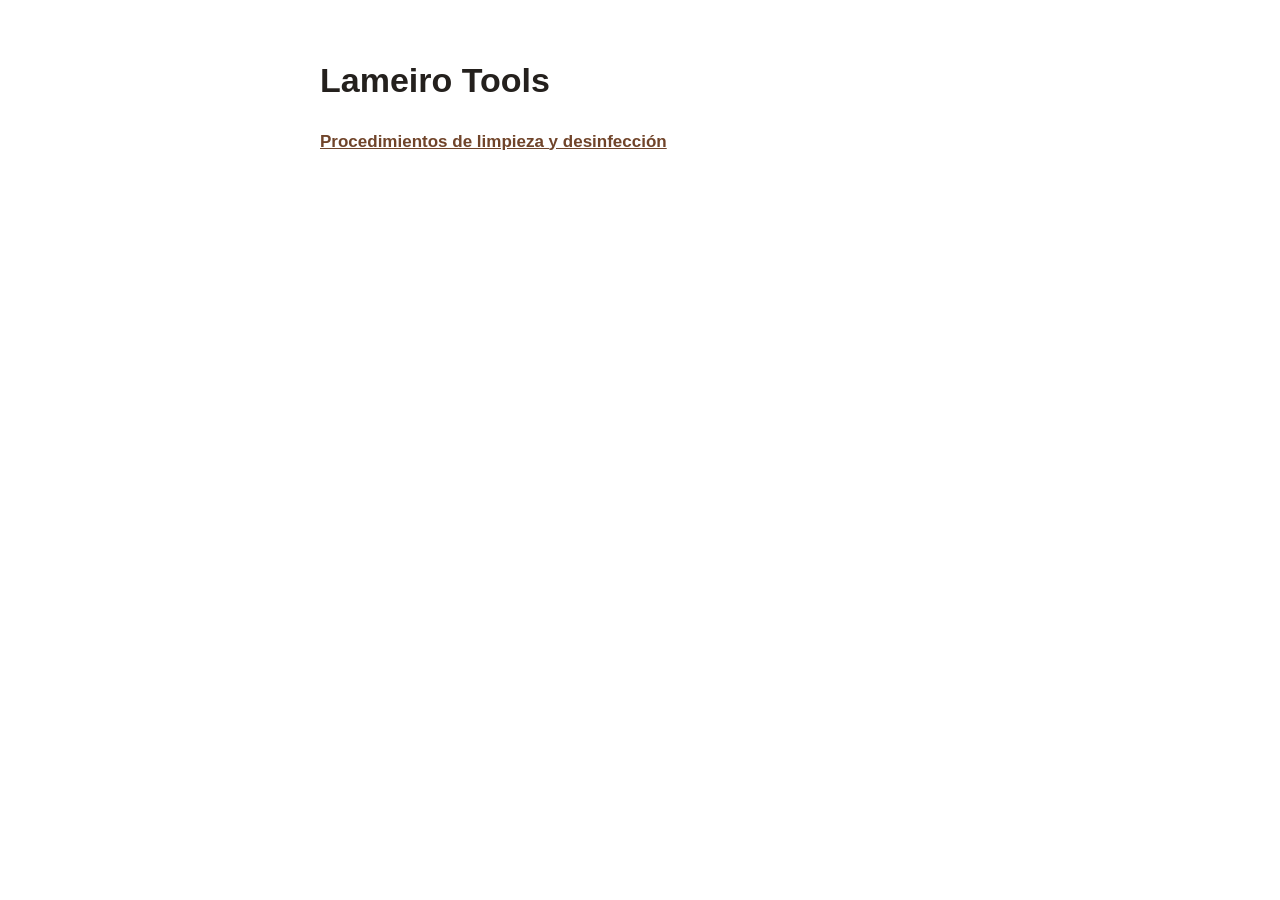
<file: index.html>
<!doctype html>
<html lang="es">
  <head>
    <meta charset="utf-8" />
    <meta name="viewport" content="width=device-width, initial-scale=1" />
    <title>Lameiro Tools</title>
    <style>
      body { max-width: 640px; margin: 0 auto; padding: 32px 20px; color: #24201d; font: 17px/1.5 Arial, Helvetica, sans-serif; }
      a { color: #70442a; font-weight: bold; }
      a:focus-visible { outline: 3px solid #70442a; outline-offset: 3px; }
    </style>
  </head>
  <body>
    <main>
      <h1>Lameiro Tools</h1>
      <p><a href="procedimientos/">Procedimientos de limpieza y desinfección</a></p>
    </main>
  </body>
</html>
</file>
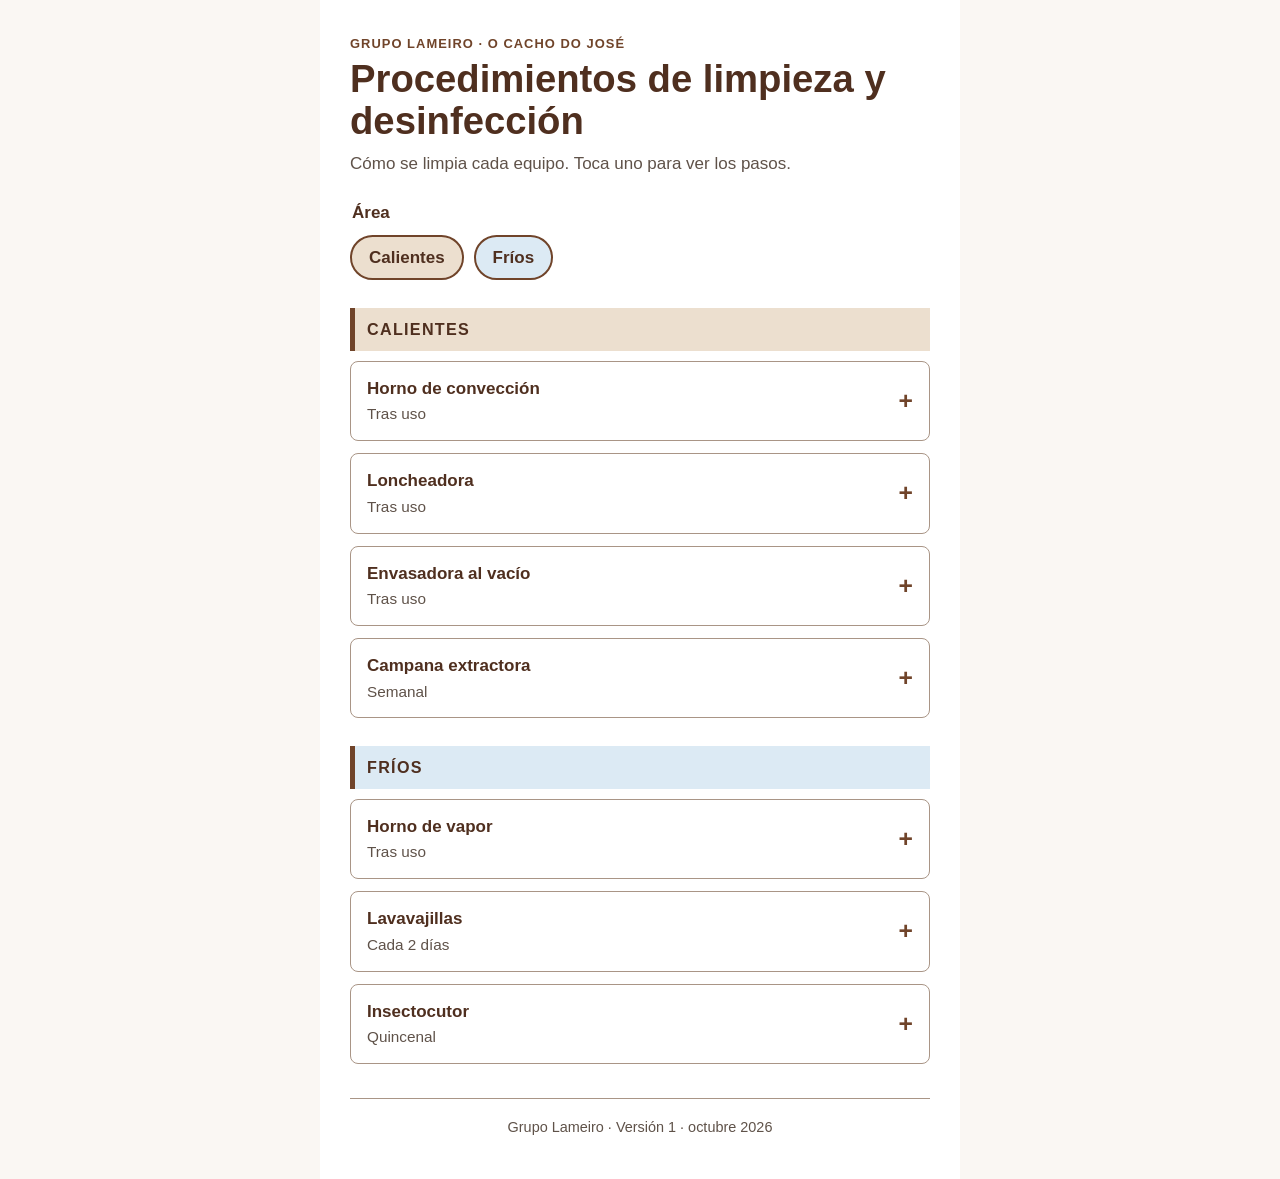
<file: procedimientos/index.html>
<!doctype html>
<html lang="es">
  <head>
    <meta charset="utf-8" />
    <meta name="viewport" content="width=device-width, initial-scale=1" />
    <meta name="theme-color" content="#70442a" />
    <title>Procedimientos de limpieza y desinfección · Grupo Lameiro</title>
    <link rel="stylesheet" href="estilo.css" />
  </head>
  <body>
    <div class="page">
      <header>
        <p class="brand">GRUPO LAMEIRO · O CACHO DO JOSÉ</p>
        <h1>Procedimientos de limpieza y desinfección</h1>
        <p class="subtitle">Cómo se limpia cada equipo. Toca uno para ver los pasos.</p>
      </header>
      <main>
        <fieldset class="area-selector">
          <legend>Área</legend>
          <div class="chips">
            <label class="chip calientes"><input id="area-calientes" type="checkbox" value="calientes" /><span>Calientes</span></label>
            <label class="chip frios"><input id="area-frios" type="checkbox" value="frios" /><span>Fríos</span></label>
          </div>
        </fieldset>
        <div id="procedimientos" aria-live="polite"></div>
      </main>
      <footer>Grupo Lameiro · Versión 1 · octubre 2026</footer>
    </div>
    <script src="datos.js"></script>
    <script>
      (function () {
        "use strict";
        var areas = {
          calientes: { nombre: "CALIENTES", input: document.getElementById("area-calientes") },
          frios: { nombre: "FRÍOS", input: document.getElementById("area-frios") }
        };
        var container = document.getElementById("procedimientos");
        var requested = new URLSearchParams(window.location.search).get("area");
        if (requested === "calientes" || requested === "frios") {
          areas[requested].input.checked = true;
        } else {
          areas.calientes.input.checked = true;
          areas.frios.input.checked = true;
        }

        function card(item) {
          var details = document.createElement("details");
          details.className = "procedure-card";
          details.id = item.id;
          var summary = document.createElement("summary");
          summary.append(document.createTextNode(item.nombre));
          var frequency = document.createElement("span");
          frequency.className = "frequency";
          frequency.textContent = item.frecuencia;
          summary.appendChild(frequency);
          details.appendChild(summary);

          var body = document.createElement("div");
          body.className = "card-body";
          var steps = document.createElement("ol");
          item.pasos.forEach(function (paso) {
            var li = document.createElement("li");
            li.textContent = paso;
            steps.appendChild(li);
          });
          body.appendChild(steps);
          if (item.seguridad) {
            var safety = document.createElement("p");
            safety.className = "safety";
            var strong = document.createElement("strong");
            strong.textContent = "Seguridad: ";
            safety.append(strong, document.createTextNode(item.seguridad));
            body.appendChild(safety);
          }
          if (item.video) {
            var link = document.createElement("a");
            link.className = "video";
            link.href = item.video;
            link.target = "_blank";
            link.rel = "noopener noreferrer";
            link.textContent = "Ver vídeo";
            body.appendChild(link);
          } else {
            var button = document.createElement("button");
            button.className = "video";
            button.type = "button";
            button.disabled = true;
            button.textContent = "Vídeo próximamente";
            body.appendChild(button);
          }
          details.appendChild(body);
          return details;
        }

        function render() {
          container.replaceChildren();
          var selected = Object.keys(areas).filter(function (key) { return areas[key].input.checked; });
          if (!selected.length) {
            var empty = document.createElement("p");
            empty.className = "empty";
            empty.textContent = "Marca un área para ver sus procedimientos.";
            container.appendChild(empty);
          }
          selected.forEach(function (key) {
            var heading = document.createElement("h2");
            heading.className = "area-title " + key;
            heading.textContent = areas[key].nombre;
            container.appendChild(heading);
            window.PROCEDIMIENTOS.filter(function (item) { return item.area === key; }).forEach(function (item) {
              container.appendChild(card(item));
            });
          });
        }

        function updateUrl() {
          var calientes = areas.calientes.input.checked;
          var frios = areas.frios.input.checked;
          var query = calientes && !frios ? "?area=calientes" : frios && !calientes ? "?area=frios" : "";
          history.replaceState(null, "", window.location.pathname + query + window.location.hash);
        }

        function openHash() {
          if (!window.location.hash) return;
          var id = decodeURIComponent(window.location.hash.slice(1));
          var item = window.PROCEDIMIENTOS.find(function (candidate) { return candidate.id === id; });
          if (!item) return;
          if (!areas[item.area].input.checked) {
            areas[item.area].input.checked = true;
            render();
            updateUrl();
          }
          var target = document.getElementById(id);
          if (target) {
            target.open = true;
            setTimeout(function () {
              target.scrollIntoView({ behavior: "auto", block: "start" });
            }, 0);
          }
        }

        Object.keys(areas).forEach(function (key) {
          areas[key].input.addEventListener("change", function () { render(); updateUrl(); });
        });
        window.addEventListener("hashchange", openHash);
        render();
        openHash();
      })();
    </script>
  </body>
</html>
</file>
<file: procedimientos/estilo.css>
:root {
  --brand: #70442a;
  --brand-dark: #4f2f1f;
  --ink: #24201d;
  --ink-muted: #5f5249;
  --line: #a99586;
  --paper: #ffffff;
  --surface: #faf7f3;
  --tint: #f5ede5;
  --tint-calientes: #ecdfcf;
  --tint-frios: #dceaf4;
}

* { box-sizing: border-box; }
html { background: var(--surface); color: var(--ink); font: 17px/1.5 Arial, Helvetica, sans-serif; }
body { margin: 0; }
.page { width: min(100%, 640px); min-height: 100vh; margin: 0 auto; padding: 24px 18px 32px; background: var(--paper); }
.brand { margin: 0 0 5px; color: var(--brand); font-size: 0.76rem; font-weight: 700; letter-spacing: 0.08em; }
h1 { margin: 0; color: var(--brand-dark); font-size: clamp(1.7rem, 7vw, 2.25rem); line-height: 1.08; }
.subtitle { margin: 10px 0 24px; color: var(--ink-muted); }
.area-selector { margin: 0 0 28px; padding: 0; border: 0; }
.area-selector legend { margin-bottom: 9px; color: var(--brand-dark); font-weight: 700; }
.chips { display: flex; flex-wrap: wrap; gap: 10px; }
.chip { position: relative; display: inline-flex; min-height: 44px; align-items: center; cursor: pointer; }
.chip input { position: absolute; width: 1px; height: 1px; opacity: 0; }
.chip span { display: inline-flex; min-height: 44px; align-items: center; padding: 8px 17px; border: 2px solid var(--line); border-radius: 999px; color: var(--brand-dark); font-weight: 700; }
.chip.calientes input:checked + span { border-color: var(--brand); background: var(--tint-calientes); }
.chip.frios input:checked + span { border-color: var(--brand); background: var(--tint-frios); }
.chip input:focus-visible + span,
a:focus-visible,
summary:focus-visible { outline: 3px solid var(--brand); outline-offset: 3px; }
.area-title { margin: 28px 0 10px; padding: 9px 12px; border-left: 5px solid var(--brand); color: var(--brand-dark); font-size: 0.95rem; letter-spacing: 0.08em; }
.area-title.calientes { background: var(--tint-calientes); }
.area-title.frios { background: var(--tint-frios); }
.procedure-card { margin-bottom: 12px; border: 1px solid var(--line); border-radius: 8px; background: var(--paper); overflow: hidden; }
.procedure-card[open] { box-shadow: 0 3px 12px rgb(79 47 31 / 12%); }
summary { min-height: 56px; padding: 14px 44px 14px 16px; color: var(--brand-dark); cursor: pointer; font-weight: 700; position: relative; }
summary::marker { content: ""; }
summary::after { content: "+"; position: absolute; top: 50%; right: 16px; transform: translateY(-50%); color: var(--brand); font-size: 1.45rem; }
details[open] summary::after { content: "−"; }
.frequency { display: block; margin-top: 2px; color: var(--ink-muted); font-size: 0.9rem; font-weight: 400; }
.card-body { padding: 0 16px 18px; border-top: 1px solid var(--tint); }
.card-body ol { margin: 16px 0; padding-left: 26px; }
.card-body li { margin-bottom: 9px; padding-left: 3px; }
.safety { margin: 17px 0; padding: 12px 14px; border-left: 5px solid var(--brand); background: var(--tint); }
.video { display: inline-flex; min-height: 44px; align-items: center; justify-content: center; padding: 9px 16px; border: 2px solid var(--brand); border-radius: 6px; background: var(--brand); color: var(--paper); font: inherit; font-weight: 700; text-decoration: none; }
.video:disabled { border-color: var(--line); background: var(--surface); color: var(--ink-muted); cursor: not-allowed; }
.empty { padding: 18px; border: 1px solid var(--line); background: var(--surface); color: var(--ink-muted); text-align: center; }
footer { margin-top: 34px; padding-top: 18px; border-top: 1px solid var(--line); color: var(--ink-muted); font-size: 0.85rem; text-align: center; }

@media (min-width: 520px) {
  .page { padding: 34px 30px 40px; }
}
</file>
